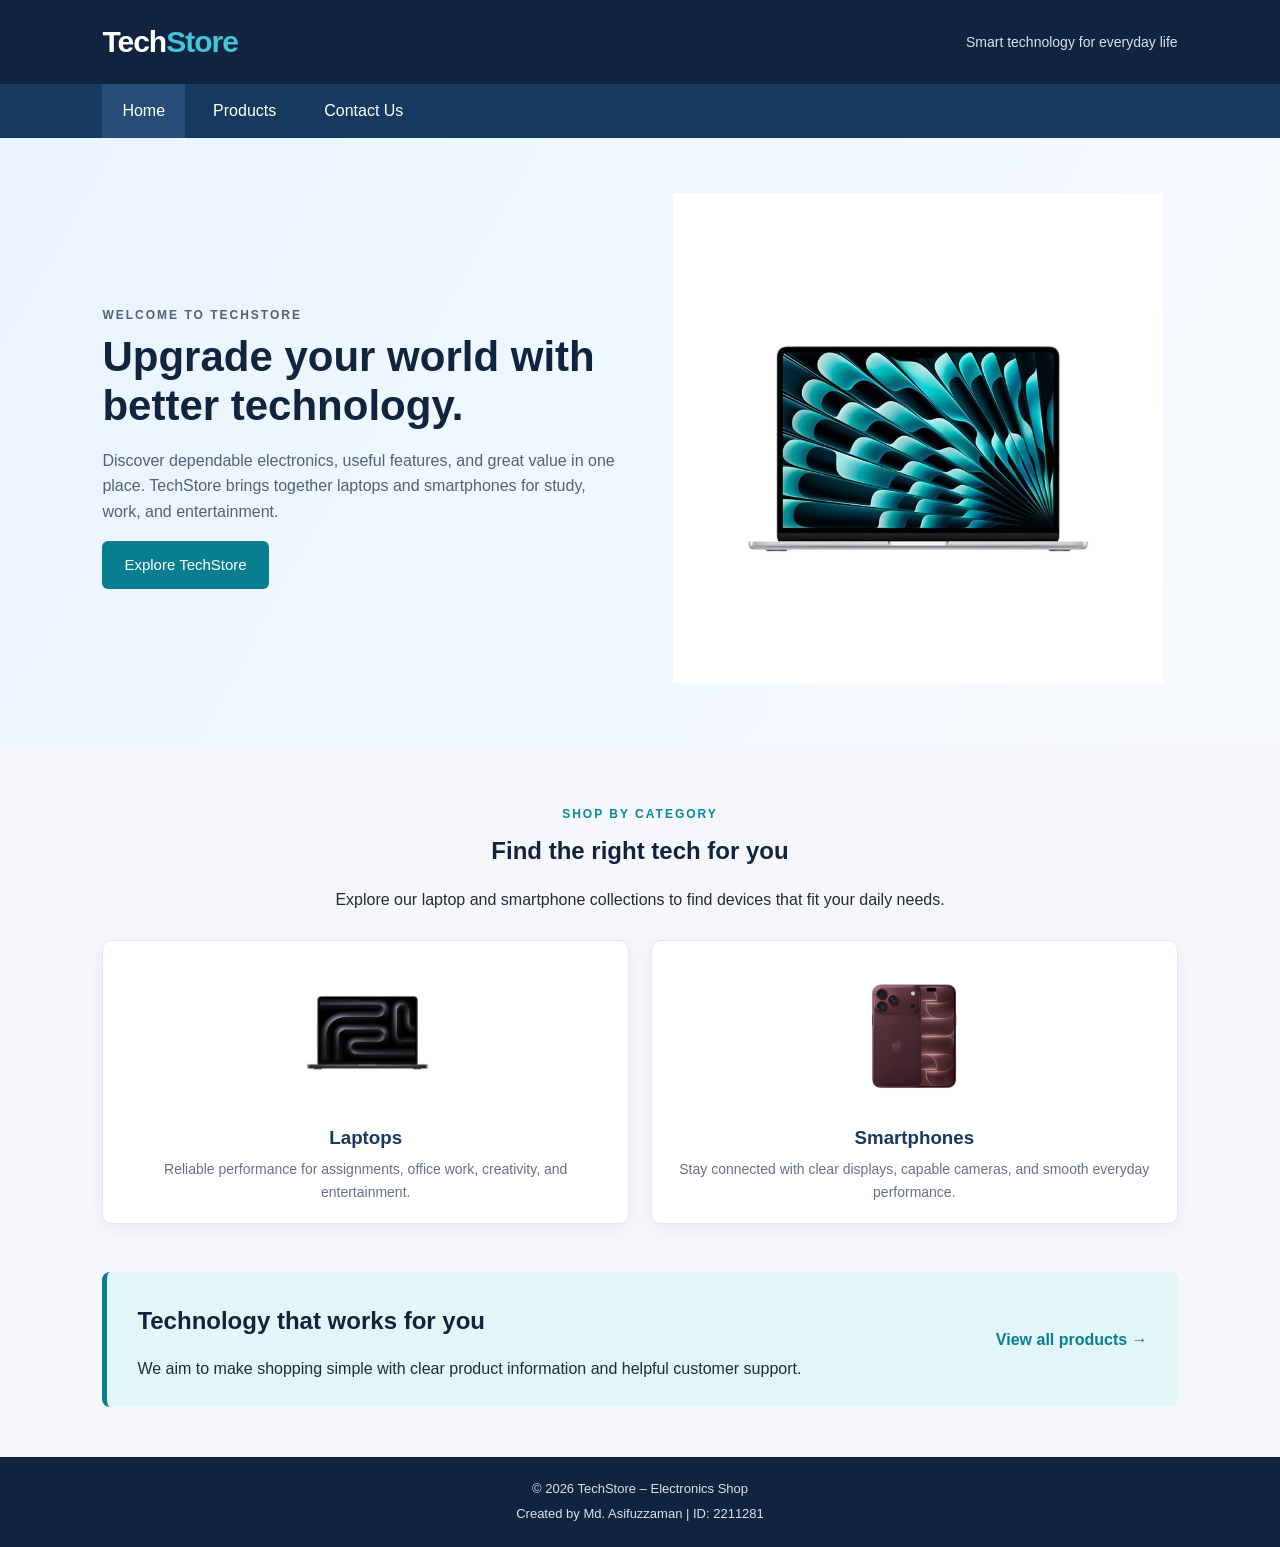
<file: index.html>
<!DOCTYPE html>
<html lang="en">
<head>
    <meta charset="UTF-8">
    <meta name="viewport" content="width=device-width, initial-scale=1.0">
    <title>TechStore | Electronics Shop</title>
    <link rel="stylesheet" href="style.css">
</head>
<body>
<!-- Name: Md. Asifuzzaman | ID: 2211281 -->
    <header>
        <div class="logo">Tech<span>Store</span></div>
        <p class="tagline">Smart technology for everyday life</p>
    </header>

    <nav>
        <a class="active" href="index.html">Home</a>
        <a href="products.html">Products</a>
        <a href="contact.html">Contact Us</a>
    </nav>

    <main>
        <section class="hero">
            <div class="hero-text">
                <p class="eyebrow">WELCOME TO TECHSTORE</p>
                <h1>Upgrade your world with better technology.</h1>
                <p>Discover dependable electronics, useful features, and great value in one place. TechStore brings together laptops and smartphones for study, work, and entertainment.</p>
                <a class="button-link" href="products.html#laptop">Explore TechStore</a>
            </div>
            <div class="hero-image">
                <img src="images/MacBook-Air-M4-13-Inchaa-8980.webp" alt="Laptop and smartphone electronics collection">
            </div>
        </section>
        <section class="section">
            <div class="section-heading">
                <p class="eyebrow">SHOP BY CATEGORY</p>
                <h2>Find the right tech for you</h2>
                <p>Explore our laptop and smartphone collections to find devices that fit your daily needs.</p>
            </div>
            <div class="category-flex">
                <article class="category-card">
                    <img src="images/Apple-MacBook-Pro-M5-Pro-16-Inch-18-Core-CPU-20-Core-GPU-price-in-bangladesh-(2) (1).webp" alt="Modern laptop">
                    <h3>Laptops</h3>
                    <p>Reliable performance for assignments, office work, creativity, and entertainment.</p>
                </article>
                <article class="category-card">
                    <img src="images/iPhone-18-Pro-Max-1213.webp" alt="Modern smartphone">
                    <h3>Smartphones</h3>
                    <p>Stay connected with clear displays, capable cameras, and smooth everyday performance.</p>
                </article>
            </div>
        </section>

        <section class="promo">
            <div>
                <h2>Technology that works for you</h2>
                <p>We aim to make shopping simple with clear product information and helpful customer support.</p>
            </div>
            <a class="text-link" href="products.html">View all products →</a>
        </section>
    </main>

    <footer>
        <p>© 2026 TechStore – Electronics Shop</p>
        <p>Created by Md. Asifuzzaman | ID: 2211281</p>
    </footer>

    <script src="script.js"></script>
</body>
</html>
</file>
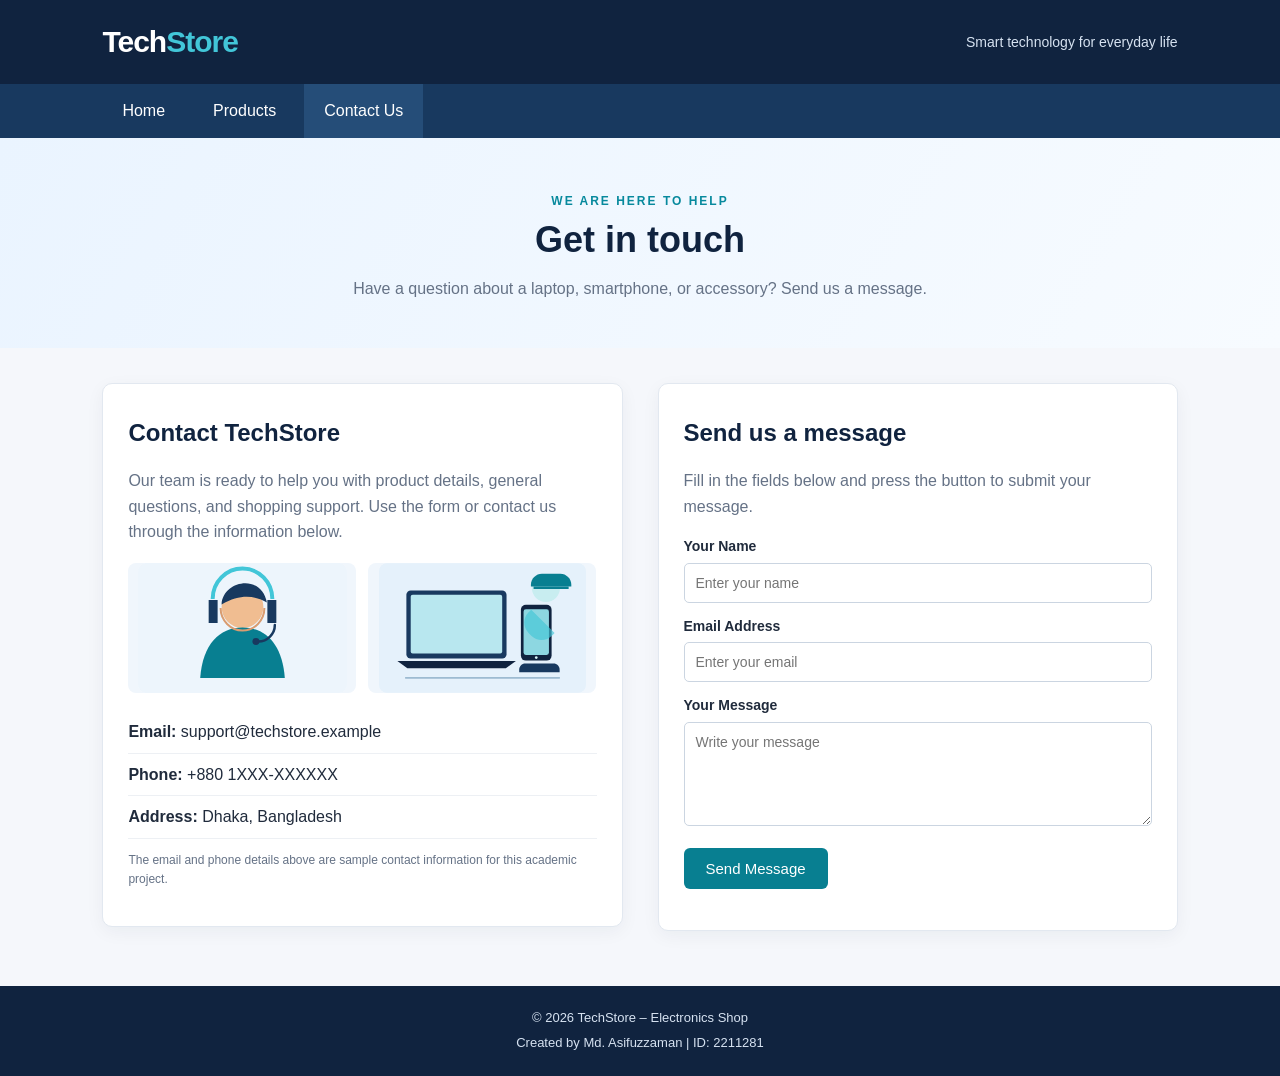
<file: contact.html>
<!DOCTYPE html>
<html lang="en">
<head>
    <meta charset="UTF-8">
    <meta name="viewport" content="width=device-width, initial-scale=1.0">
    <title>Contact Us | TechStore</title>
    <link rel="stylesheet" href="style.css">
</head>
<body>
    <!-- Name: Md. Asifuzzaman | ID: 2211281 -->
    <header>
        <div class="logo">Tech<span>Store</span></div>
        <p class="tagline">Smart technology for everyday life</p>
    </header>

    <nav>
        <a href="index.html">Home</a>
        <a href="products.html">Products</a>
        <a class="active" href="contact.html">Contact Us</a>
    </nav>

    <main>
        <section class="page-banner">
            <p class="eyebrow">WE ARE HERE TO HELP</p>
            <h1>Get in touch</h1>
            <p>Have a question about a laptop, smartphone, or accessory? Send us a message.</p>
        </section>

        <section class="contact-layout">
            <div class="contact-details">
                <h2>Contact TechStore</h2>
                <p>Our team is ready to help you with product details, general questions, and shopping support. Use the form or contact us through the information below.</p>
                <div class="contact-images">
                    <img src="images/customer-support.svg" alt="Customer support illustration">
                    <img src="images/techstore-hero.svg" alt="TechStore electronics collection">
                </div>
                <div class="detail-line"><strong>Email:</strong> support@techstore.example</div>
                <div class="detail-line"><strong>Phone:</strong> +880 1XXX-XXXXXX</div>
                <div class="detail-line"><strong>Address:</strong> Dhaka, Bangladesh</div>
                <p class="small-note">The email and phone details above are sample contact information for this academic project.</p>
            </div>

            <div class="contact-form">
                <h2>Send us a message</h2>
                <p>Fill in the fields below and press the button to submit your message.</p>
                <label for="nameBox">Your Name</label>
                <input id="nameBox" type="text" placeholder="Enter your name">
                <label for="emailBox">Email Address</label>
                <input id="emailBox" type="email" placeholder="Enter your email">
                <label for="messageBox">Your Message</label>
                <textarea id="messageBox" rows="5" placeholder="Write your message"></textarea>
                <button onclick="sendMessage()">Send Message</button>
                <p id="formResult"></p>
            </div>
        </section>
    </main>

    <footer>
        <p>© 2026 TechStore – Electronics Shop</p>
        <p>Created by Md. Asifuzzaman | ID: 2211281</p>
    </footer>

    <script src="script.js"></script>
</body>
</html>
</file>
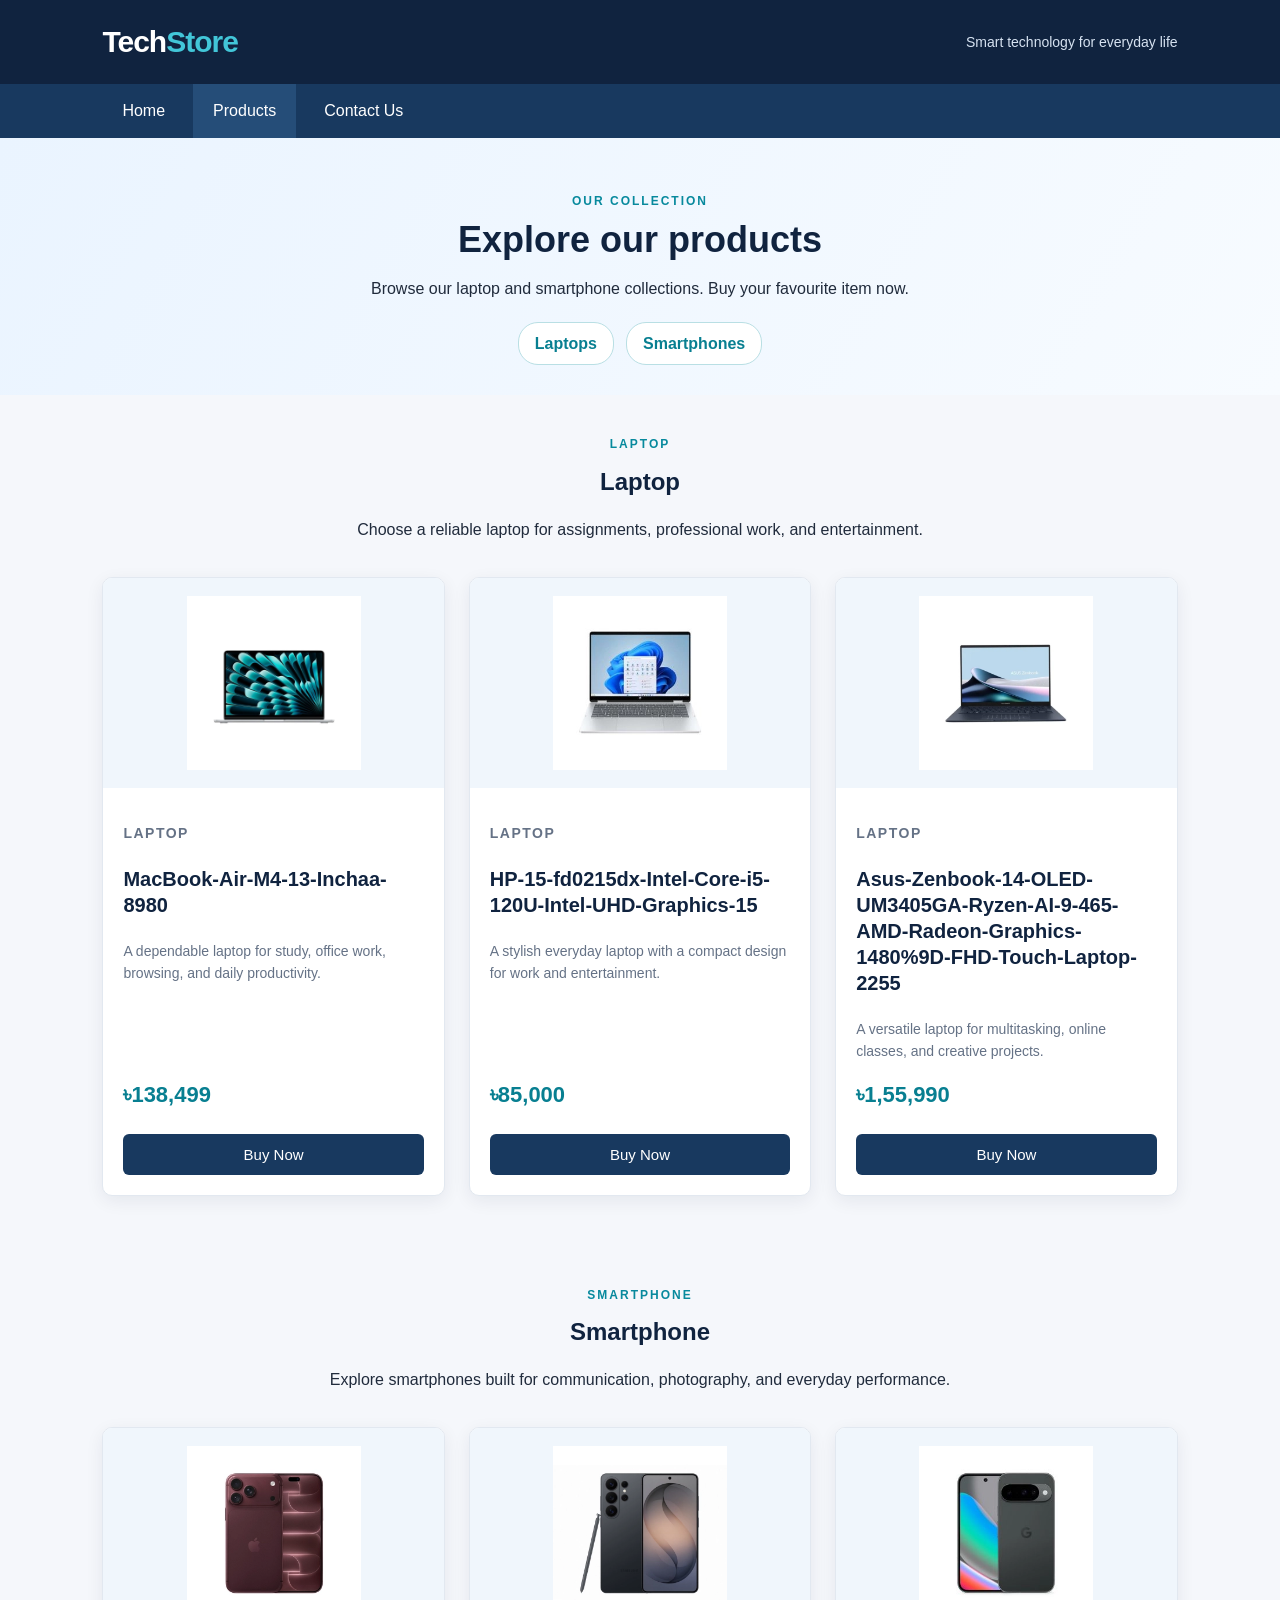
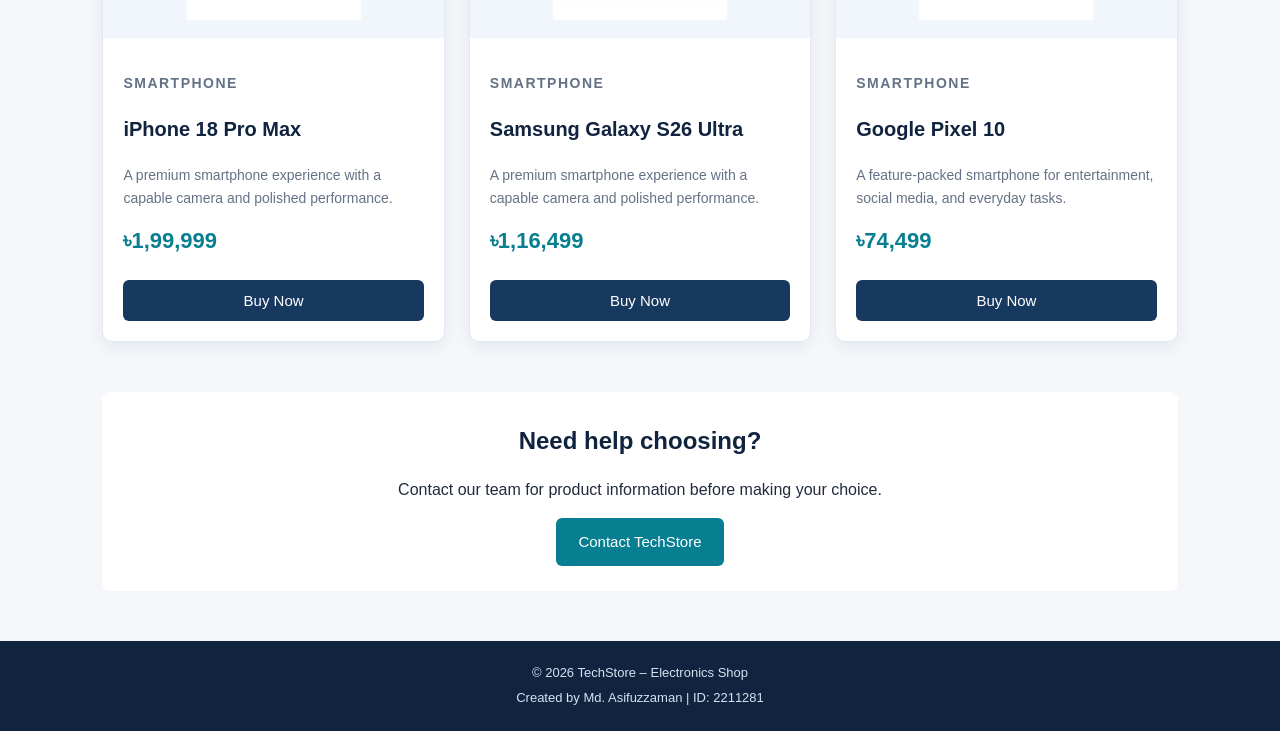
<file: products.html>
<!DOCTYPE html>
<html lang="en">
<head>
    <meta charset="UTF-8">
    <meta name="viewport" content="width=device-width, initial-scale=1.0">
    <title>Products | TechStore</title>
    <link rel="stylesheet" href="style.css">
</head>
<body>
<!-- Name: Md. Asifuzzaman | ID: 2211281 -->
<header><div class="logo">Tech<span>Store</span></div><p class="tagline">Smart technology for everyday life</p></header>
<nav><a href="index.html">Home</a><a class="active" href="products.html">Products</a><a href="contact.html">Contact Us</a></nav>
<main>
    <section class="page-banner">
        <p class="eyebrow">OUR COLLECTION</p><h1>Explore our products</h1>
        <p>Browse our laptop and smartphone collections. Buy your favourite item now.</p>
        <div class="category-jump">
            <a href="#laptop">Laptops</a><a href="#smartphone">Smartphones</a>
        </div>
    </section>
    <section class="catalog-section" id="laptop">
        <div class="section-heading"><p class="eyebrow">LAPTOP</p><h2>Laptop</h2><p>Choose a reliable laptop for assignments, professional work, and entertainment.</p></div>
        <div class="product-grid"><article class="product-card">
            <img src="images/MacBook-Air-M4-13-Inchaa-8980.webp" alt="MacBook-Air-M4-13-Inchaa-8980">
            <div class="product-info">
                <p class="product-type">LAPTOP</p>
                <h3>MacBook-Air-M4-13-Inchaa-8980</h3>
                <p>A dependable laptop for study, office work, browsing, and daily productivity.</p>
                <p class="price">৳138,499</p>
                <div class="product-actions">
                    <button type="button" class="buy-button" onclick="buyNow('MacBook-Air-M4-13-Inchaa-8980','৳138,499')">Buy Now</button>
                </div>
            </div>
        </article><article class="product-card">
            <img src="images/HP-15-fd0215dx-Intel-Core-i5-120U-Intel-UHD-Graphics-15.webp" alt="HP-15-fd0215dx-Intel-Core-i5-120U-Intel-UHD-Graphics-15">
            <div class="product-info">
                <p class="product-type">LAPTOP</p>
                <h3>HP-15-fd0215dx-Intel-Core-i5-120U-Intel-UHD-Graphics-15</h3>
                <p>A stylish everyday laptop with a compact design for work and entertainment.</p>
                <p class="price">৳85,000</p>
                <div class="product-actions">
                    <button type="button" class="buy-button" onclick="buyNow('HP-15-fd0215dx-Intel-Core-i5-120U-Intel-UHD-Graphics-15','৳85,000')">Buy Now</button>
                </div>
            </div>
        </article><article class="product-card">
            <img src="images/Asus-Zenbook-14-OLED-UX3405CA-Core-Ultra-7-255H-Intel-Arc-Shared-Graphics-14-WUXGA-Touch-Laptop1-5341.webp" alt="Asus-Zenbook-14-OLED-UM3405GA-Ryzen-AI-9-465-AMD-Radeon-Graphics-1480%9D-FHD-Touch-Laptop-2255">
            <div class="product-info">
                <p class="product-type">LAPTOP</p>
                <h3>Asus-Zenbook-14-OLED-UM3405GA-Ryzen-AI-9-465-AMD-Radeon-Graphics-1480%9D-FHD-Touch-Laptop-2255</h3>
                <p>A versatile laptop for multitasking, online classes, and creative projects.</p>
                <p class="price">৳1,55,990</p>
                <div class="product-actions">
                    <button type="button" class="buy-button" onclick="buyNow('Asus-Zenbook-14-OLED-UM3405GA-Ryzen-AI-9-465-AMD-Radeon-Graphics-1480%9D-FHD-Touch-Laptop-2255','৳1,55,990')">Buy Now</button>
                </div>
            </div>
        </article></div>
    </section><section class="catalog-section" id="smartphone">
        <div class="section-heading"><p class="eyebrow">SMARTPHONE</p><h2>Smartphone</h2><p>Explore smartphones built for communication, photography, and everyday performance.</p></div>
        <div class="product-grid"><article class="product-card">
            <img src="images/iPhone-18-Pro-Max-1213.webp" alt="iPhone 18 Pro Max">
            <div class="product-info">
                <p class="product-type">SMARTPHONE</p>
                <h3>iPhone 18 Pro Max</h3>
                <p>A premium smartphone experience with a capable camera and polished performance.</p>
                <p class="price">৳1,99,999</p>
                <div class="product-actions">
                    <button type="button" class="buy-button" onclick="buyNow('iPhone 18 Pro Max','৳1,99,999')">Buy Now</button>
                </div>
            </div>
        </article><article class="product-card">
            <img src="images/galaxy-s26-ultra-black-6172.webp" alt="Samsung Galaxy S26 Ultra">
            <div class="product-info">
                <p class="product-type">SMARTPHONE</p>
                <h3>Samsung Galaxy S26 Ultra</h3>
                <p>A premium smartphone experience with a capable camera and polished performance.</p>
                <p class="price">৳1,16,499</p>
                <div class="product-actions">
                    <button type="button" class="buy-button" onclick="buyNow('Samsung Galaxy S26 Ultra','৳1,16,499')">Buy Now</button>
                </div>
            </div>
        </article><article class="product-card">
            <img src="images/Pixel-10-Obsidian-6540.webp" alt="Google Pixel 10">
            <div class="product-info">
                <p class="product-type">SMARTPHONE</p>
                <h3>Google Pixel 10</h3>
                <p>A feature-packed smartphone for entertainment, social media, and everyday tasks.</p>
                <p class="price">৳74,499</p>
                <div class="product-actions">
                    <button type="button" class="buy-button" onclick="buyNow('Google Pixel 10','৳74,499')">Buy Now</button>
                </div>
            </div>
        </article></div>
    </section>
    <section class="note"><h2>Need help choosing?</h2><p>Contact our team for product information before making your choice.</p><a class="button-link" href="contact.html">Contact TechStore</a></section>
</main>
<footer><p>© 2026 TechStore – Electronics Shop</p><p>Created by Md. Asifuzzaman | ID: 2211281</p></footer>
<dialog id="checkoutDialog" class="checkout-dialog">
    <form id="checkoutForm" onsubmit="submitOrder(event)">
        <button type="button" class="dialog-close" onclick="closeCheckout()" aria-label="Close">×</button>
        <p class="eyebrow">SECURE CHECKOUT</p><h2>Customer Information</h2>
        <p id="checkoutProduct" class="checkout-product"></p>
        <label for="customerName">Customer Name</label><input id="customerName" name="customerName" type="text" required placeholder="Enter your full name">
        <label for="customerPhone">Phone Number</label><input id="customerPhone" name="customerPhone" type="tel" required pattern="[0-9+() -]{7,20}" placeholder="Enter your phone number">
        <label for="customerEmail">Email Address</label><input id="customerEmail" name="customerEmail" type="email" required placeholder="Enter your email">
        <button type="submit" class="buy-button">Confirm Purchase</button>
        <p id="orderResult" class="status-message" aria-live="polite"></p>
    </form>
</dialog>
<script src="script.js"></script>
</body></html>
</file>
<file: style.css>
* { box-sizing: border-box; }
body {
    margin: 0; font-family: Arial, Helvetica, sans-serif; color: #202b3c; background-color: #f5f7fb;
    line-height: 1.6;
}
header {
    background-color: #10233f; color: white; padding: 18px 8%; display: flex; justify-content: space-between;
    align-items: center;
}
.logo { font-size: 30px; font-weight: bold; letter-spacing: -1px; }
.logo span { color: #42c6d8; }
.tagline { margin: 0; color: #d6e2f1; font-size: 14px; }
nav { background-color: #18395f; padding: 0 8%; display: flex; gap: 8px; }
nav a {
    color: white; text-decoration: none; padding: 14px 20px; display: block;
    transition: background-color 0.3s, color 0.3s;
}
nav a:hover { background-color: #42c6d8; color: #10233f; }
nav a.active { background-color: #254d78; }
main { min-height: 65vh; }
.hero {
    background: linear-gradient(120deg, #eaf4ff, #f7fbff); padding: 55px 8%; display: flex; align-items: center;
    justify-content: space-between; gap: 35px;
}
.hero-text { flex: 1; max-width: 570px; }
.eyebrow { color: #07899d; font-size: 12px; font-weight: bold; letter-spacing: 2px; margin-bottom: 8px; }
h1 { color: #10233f; font-size: 42px; line-height: 1.15; margin: 8px 0 18px; }
.hero-text p { color: #526176; }
.hero-image { flex: 1; text-align: center; }
.hero-image img { width: 100%; max-width: 490px; }
button, .button-link {
    background-color: #087f91; color: white; border: none; border-radius: 6px; padding: 12px 22px;
    font-size: 15px; cursor: pointer; text-decoration: none; display: inline-block;
    transition: background-color 0.3s;
}
button:hover, .button-link:hover { background-color: #075d6a; }
.section { padding: 48px 8%; }
.section-heading { text-align: center; max-width: 650px; margin: 0 auto 28px; }
.section-heading h2, .promo h2, .note h2, .contact-layout h2 { color: #10233f; margin: 5px 0 10px; }
.category-flex { display: flex; gap: 22px; justify-content: center; }
.category-card {
    background-color: white; border: 1px solid #e2e8f0; border-radius: 10px; padding: 20px; text-align: center;
    flex: 1; display: flex; flex-direction: column; align-items: center;
    box-shadow: 0 5px 18px rgba(16, 35, 63, 0.06);
}
.category-card img { display: block; width: 100%; height: 150px; object-fit: contain; }
.category-card h3 { color: #18395f; margin: 12px 0 5px; }
.category-card p { color: #657286; font-size: 14px; margin: 0; flex: 1; }
.promo {
    margin: 0 8% 50px; padding: 25px 30px; background-color: #e2f5f7; border-left: 5px solid #087f91;
    border-radius: 8px; display: flex; align-items: center; justify-content: space-between; gap: 20px;
}
.promo p { margin-bottom: 0; }
.text-link { color: #087f91; font-weight: bold; text-decoration: none; white-space: nowrap; }
.text-link:hover { text-decoration: underline; }
.page-banner { text-align: center; padding: 42px 8% 30px; background: linear-gradient(120deg, #eaf4ff, #f7fbff); }
.page-banner h1 { font-size: 36px; margin-bottom: 10px; }
.page-banner p:last-child { color: #657286; }
.product-grid { padding: 30px 8% 50px; display: grid; grid-template-columns: repeat(3, 1fr); gap: 24px; }
.product-card {
    background-color: white; border: 1px solid #e2e8f0; border-radius: 10px; overflow: hidden;
    display: flex; flex-direction: column; box-shadow: 0 5px 18px rgba(16, 35, 63, 0.07);
}
.product-card > img { display: block; width: 100%; height: 210px; object-fit: contain; padding: 18px; background-color: #f0f6fc; }
.product-info { padding: 20px; flex: 1; display: flex; flex-direction: column; }
.product-type { color: #07899d; font-size: 11px; font-weight: bold; letter-spacing: 1.5px; }
.product-info h2 { color: #10233f; font-size: 20px; line-height: 1.3; }
.product-info p { color: #657286; font-size: 14px; }
.product-info .price { color: #087f91; font-size: 22px; font-weight: bold; margin-top: auto; }
.note { margin: 0 8% 50px; padding: 25px; background-color: white; border-radius: 8px; text-align: center; }
.contact-layout { padding: 35px 8% 55px; display: flex; gap: 35px; align-items: flex-start; }
.contact-details, .contact-form {
    flex: 1; background-color: white; padding: 25px; border-radius: 10px; border: 1px solid #e2e8f0;
    box-shadow: 0 5px 18px rgba(16, 35, 63, 0.05);
}
.contact-details p, .contact-form p { color: #657286; }
.contact-images { display: flex; gap: 12px; margin: 18px 0; }
.contact-images img { width: 50%; height: 130px; object-fit: contain; background-color: #f0f6fc; border-radius: 8px; }
.detail-line { padding: 8px 0; border-bottom: 1px solid #edf0f4; }
.small-note { font-size: 12px; }
.contact-form label { display: block; margin: 12px 0 5px; font-weight: bold; font-size: 14px; }
.contact-form input, .contact-form textarea {
    width: 100%; padding: 11px; border: 1px solid #cbd5e1; border-radius: 5px;
    font-family: Arial, Helvetica, sans-serif; font-size: 14px;
}
.contact-form textarea { resize: vertical; }
.contact-form button { margin-top: 15px; }
#formResult { font-weight: bold; color: #087f91; }
footer { background-color: #10233f; color: #d6e2f1; text-align: center; padding: 18px; font-size: 13px; }
footer p { margin: 4px; }
.category-jump { display: flex; justify-content: center; flex-wrap: wrap; gap: 12px; margin-top: 20px; }
.category-jump a {
    color: #087f91; background: white; border: 1px solid #b9dfe4; border-radius: 20px; padding: 8px 16px;
    text-decoration: none; font-weight: bold;
}
.category-jump a:hover { background: #e2f5f7; }
.catalog-section { padding-top: 28px; scroll-margin-top: 16px; }
.catalog-section .section-heading { margin-bottom: 8px; }
.catalog-section .product-grid { padding-top: 18px; }
.product-info h3 { color: #10233f; font-size: 20px; line-height: 1.3; margin: 8px 0; }
.product-actions { display: flex; flex-wrap: wrap; gap: 9px; }
.product-actions button { flex: 1; min-width: 115px; }
.buy-button { background: #18395f; }
.buy-button:hover { background: #10233f; }
.product-actions .buy-button { background: #18395f; }
.status-message { color: #087f91; font-weight: bold; }
.checkout-dialog {
    width: min(92%, 480px); border: 0; border-radius: 12px; padding: 28px;
    box-shadow: 0 20px 60px rgba(16,35,63,.25);
}
.checkout-dialog::backdrop { background: rgba(10,25,45,.6); }
.checkout-dialog h2 { color: #10233f; margin: 4px 0 10px; }
.checkout-dialog label { display: block; margin: 12px 0 5px; font-weight: bold; font-size: 14px; }
.checkout-dialog input { width: 100%; padding: 11px; border: 1px solid #cbd5e1; border-radius: 5px; font: inherit; }
.checkout-dialog form > button[type="submit"] { margin-top: 18px; width: 100%; }
.checkout-product { color: #526176; font-size: 14px; }
.dialog-close { float: right; padding: 2px 10px; font-size: 24px; background: #edf2f7; color: #10233f; }
.dialog-close:hover { background: #dbe5ef; }
@media screen and (max-width: 800px) {
    header { display: block; text-align: center; }
    nav { justify-content: center; padding: 0; }
    .hero, .category-flex, .contact-layout, .promo { flex-direction: column; }
    h1 { font-size: 34px; }
    .product-grid { grid-template-columns: 1fr 1fr; }
    .promo { align-items: flex-start; }
}
@media screen and (max-width: 550px) {
    nav a { padding: 12px 10px; font-size: 14px; }
    .product-grid { grid-template-columns: 1fr; }
    .hero, .section, .contact-layout { padding-left: 5%; padding-right: 5%; }
}
</file>
